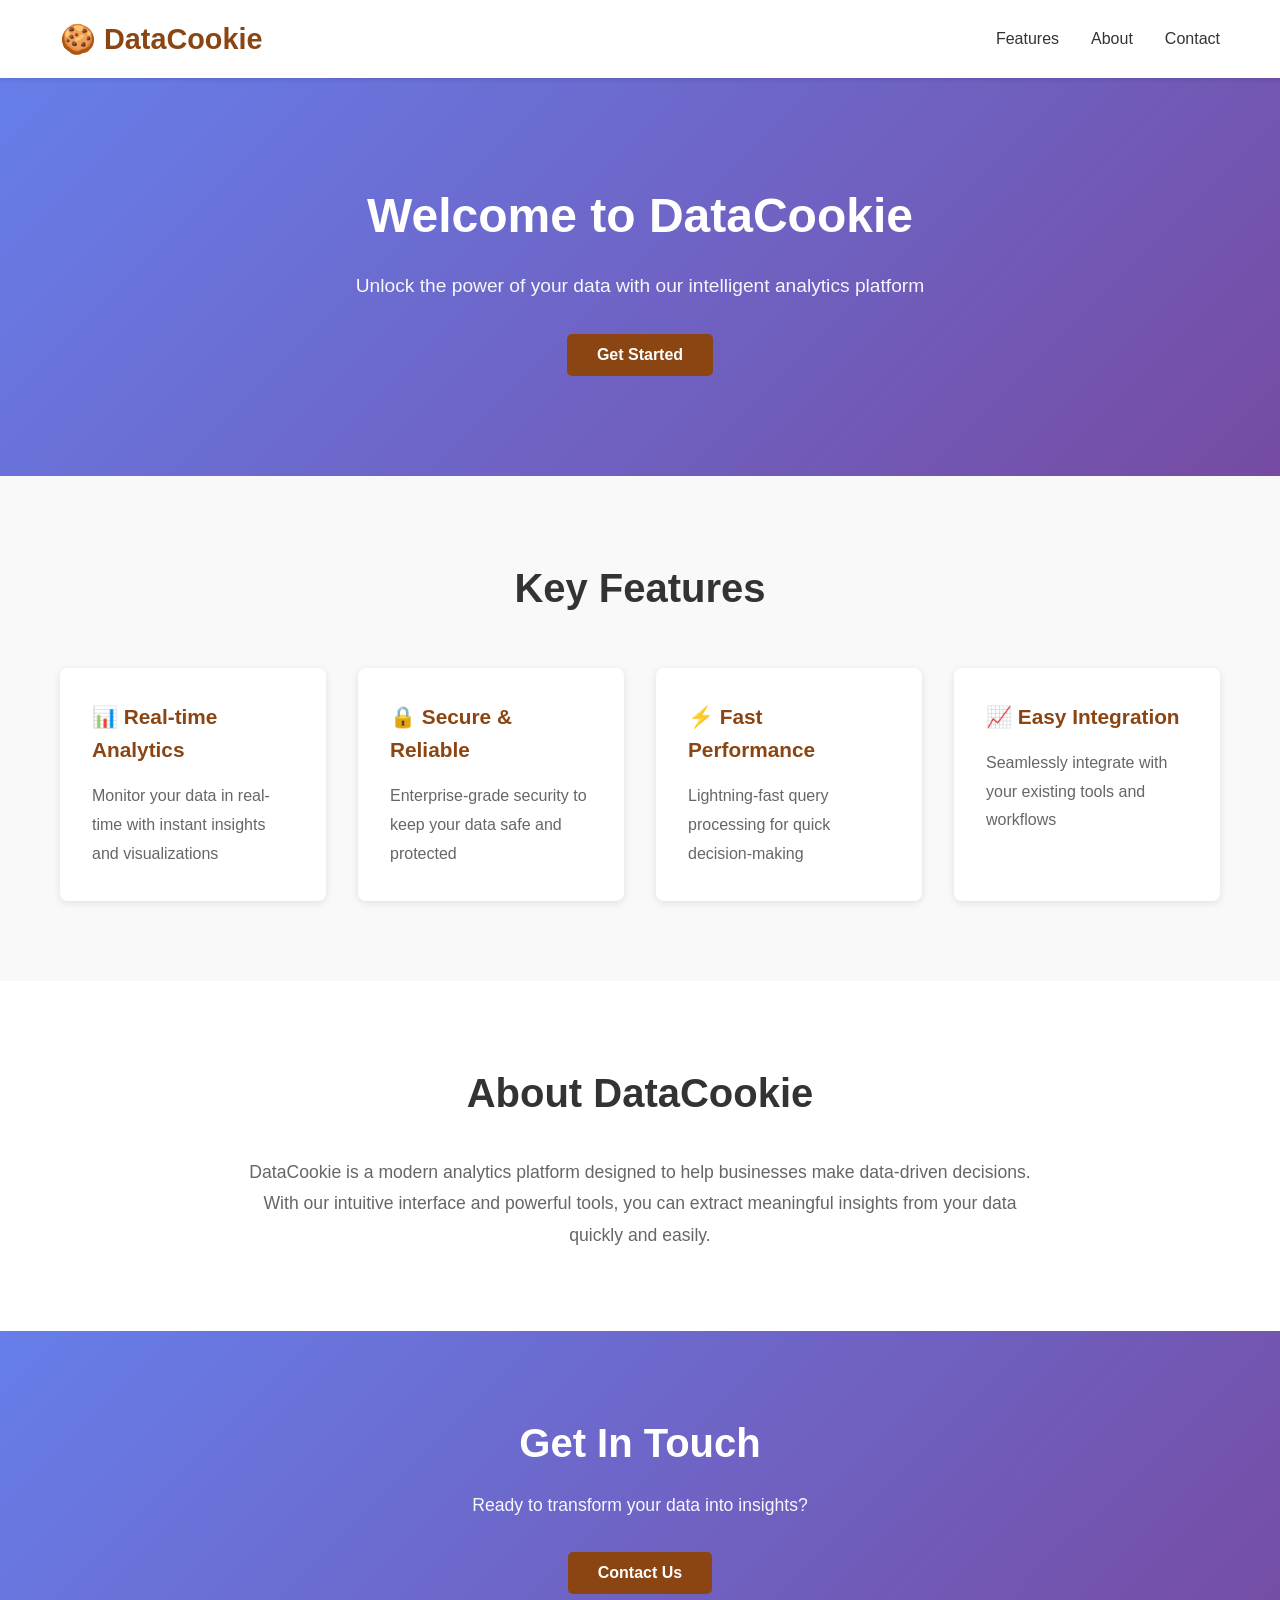
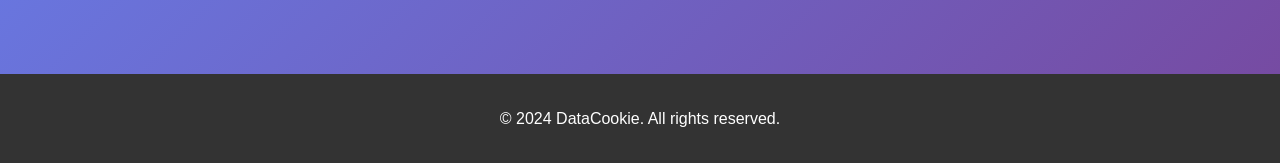
<file: index.html>
<!DOCTYPE html>
<html lang="th">
<head>
    <meta charset="UTF-8">
    <meta name="viewport" content="width=device-width, initial-scale=1.0">
    <title>DataCookie - Your Data Analytics Solution</title>
    <link rel="stylesheet" href="css/style.css">
</head>
<body>
    <!-- Navigation -->
    <nav class="navbar">
        <div class="container">
            <div class="navbar-brand">
                <h1>🍪 DataCookie</h1>
            </div>
            <ul class="navbar-menu">
                <li><a href="#features">Features</a></li>
                <li><a href="#about">About</a></li>
                <li><a href="#contact">Contact</a></li>
            </ul>
        </div>
    </nav>

    <!-- Hero Section -->
    <section class="hero">
        <div class="container">
            <div class="hero-content">
                <h2>Welcome to DataCookie</h2>
                <p>Unlock the power of your data with our intelligent analytics platform</p>
                <button class="btn btn-primary">Get Started</button>
            </div>
        </div>
    </section>

    <!-- Features Section -->
    <section id="features" class="features">
        <div class="container">
            <h2>Key Features</h2>
            <div class="features-grid">
                <div class="feature-card">
                    <h3>📊 Real-time Analytics</h3>
                    <p>Monitor your data in real-time with instant insights and visualizations</p>
                </div>
                <div class="feature-card">
                    <h3>🔒 Secure & Reliable</h3>
                    <p>Enterprise-grade security to keep your data safe and protected</p>
                </div>
                <div class="feature-card">
                    <h3>⚡ Fast Performance</h3>
                    <p>Lightning-fast query processing for quick decision-making</p>
                </div>
                <div class="feature-card">
                    <h3>📈 Easy Integration</h3>
                    <p>Seamlessly integrate with your existing tools and workflows</p>
                </div>
            </div>
        </div>
    </section>

    <!-- About Section -->
    <section id="about" class="about">
        <div class="container">
            <h2>About DataCookie</h2>
            <p>DataCookie is a modern analytics platform designed to help businesses make data-driven decisions. With our intuitive interface and powerful tools, you can extract meaningful insights from your data quickly and easily.</p>
        </div>
    </section>

    <!-- Contact Section -->
    <section id="contact" class="contact">
        <div class="container">
            <h2>Get In Touch</h2>
            <p>Ready to transform your data into insights?</p>
            <button class="btn btn-primary">Contact Us</button>
        </div>
    </section>

    <!-- Footer -->
    <footer class="footer">
        <div class="container">
            <p>&copy; 2024 DataCookie. All rights reserved.</p>
        </div>
    </footer>
</body>
</html>
</file>
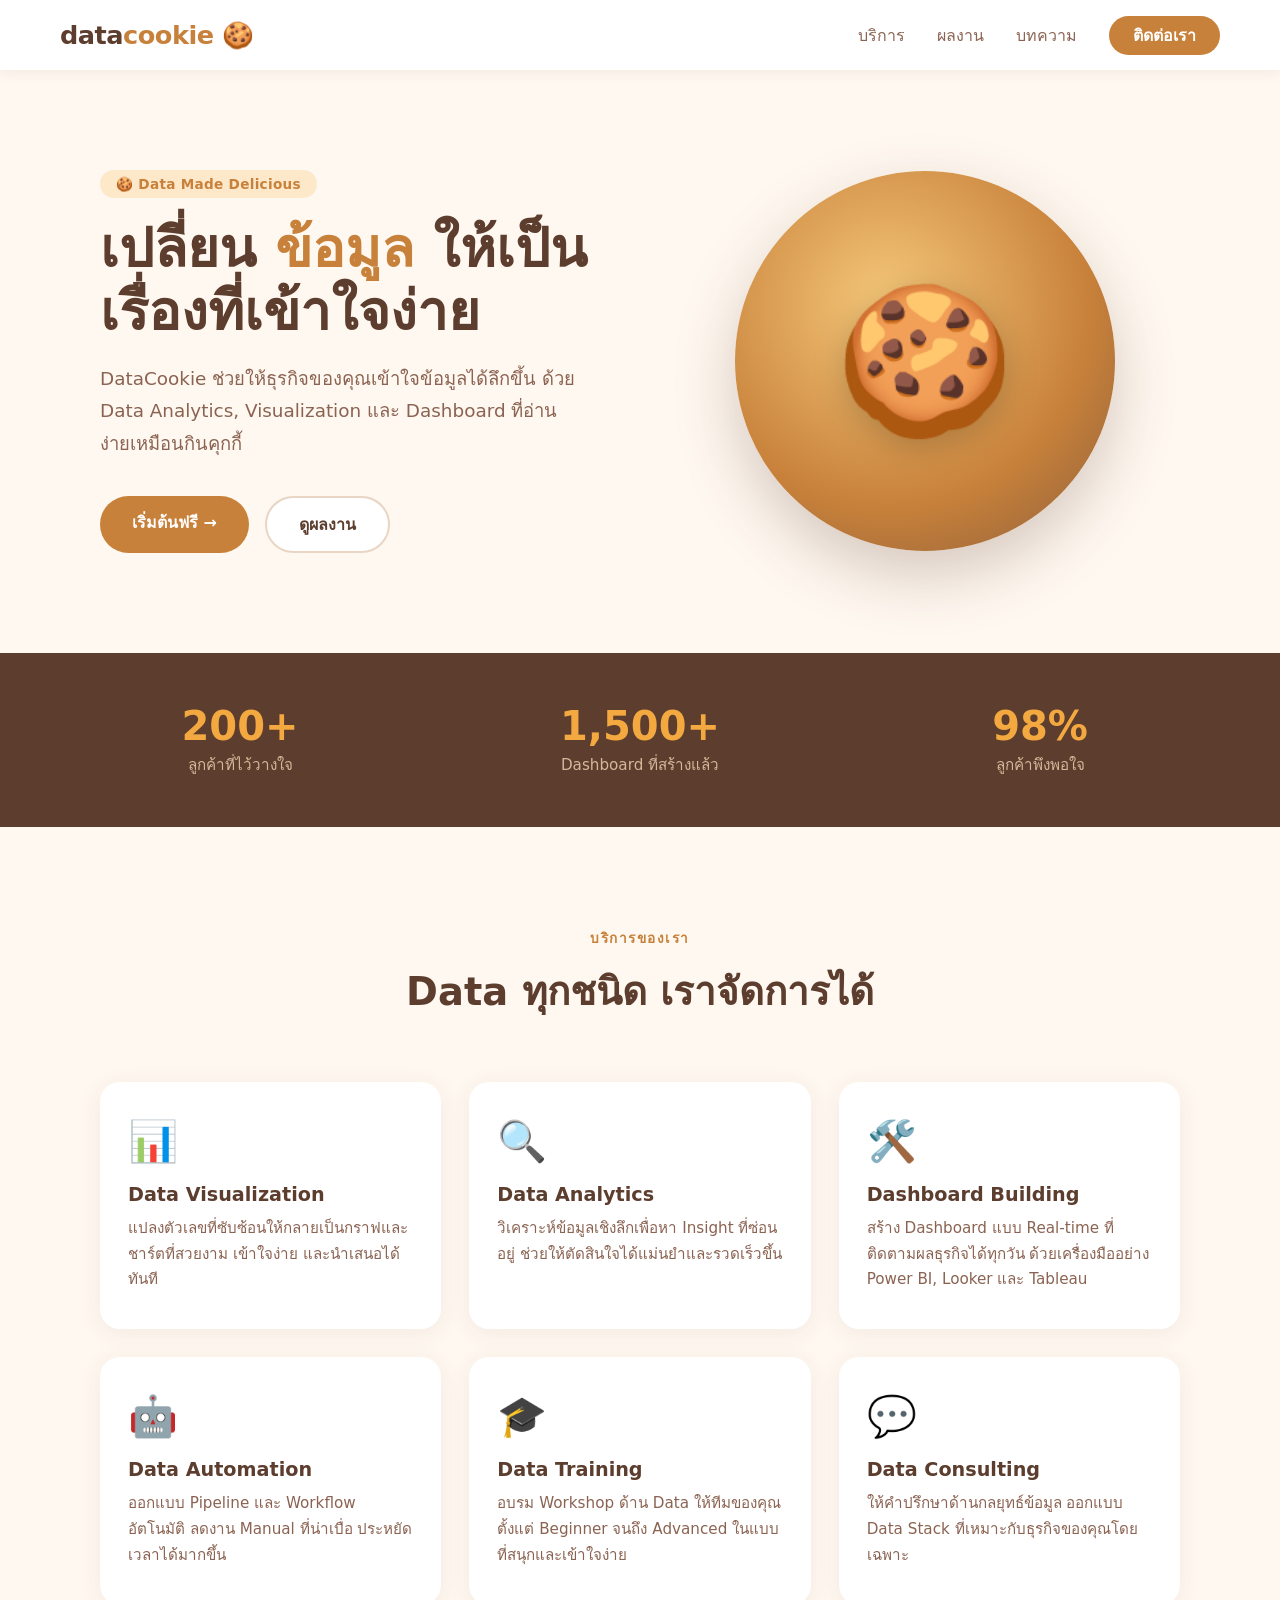
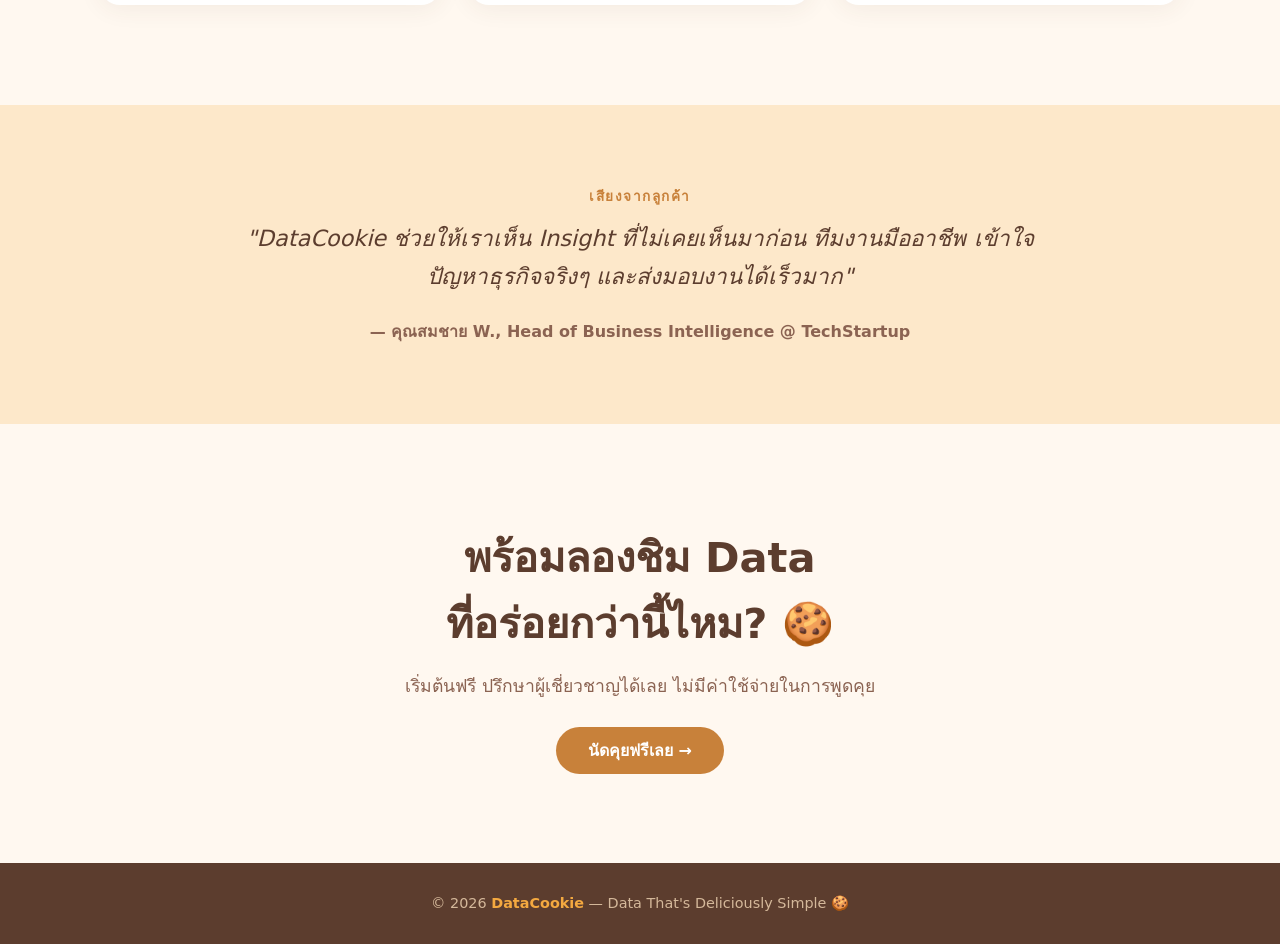
<file: datacookie.html>
<!DOCTYPE html>
<html lang="th">
<head>
    <meta charset="UTF-8">
    <meta name="viewport" content="width=device-width, initial-scale=1.0">
    <title>DataCookie — Data That's Deliciously Simple</title>
    <style>
        * {
            margin: 0;
            padding: 0;
            box-sizing: border-box;
        }

        :root {
            --brown: #5C3D2E;
            --caramel: #C8813A;
            --cream: #FFF8F0;
            --gold: #F4A940;
            --text: #2D1B0E;
            --muted: #8B6352;
        }

        body {
            font-family: 'Segoe UI', system-ui, sans-serif;
            background-color: var(--cream);
            color: var(--text);
        }

        /* NAV */
        nav {
            display: flex;
            justify-content: space-between;
            align-items: center;
            padding: 20px 60px;
            background: white;
            box-shadow: 0 2px 12px rgba(92,61,46,0.08);
            position: sticky;
            top: 0;
            z-index: 100;
        }

        .logo {
            font-size: 1.6rem;
            font-weight: 800;
            color: var(--brown);
            letter-spacing: -0.5px;
        }

        .logo span {
            color: var(--caramel);
        }

        .nav-links {
            display: flex;
            gap: 32px;
            list-style: none;
        }

        .nav-links a {
            text-decoration: none;
            color: var(--muted);
            font-weight: 500;
            transition: color 0.2s;
        }

        .nav-links a:hover {
            color: var(--caramel);
        }

        .nav-cta {
            background: var(--caramel);
            color: white !important;
            padding: 10px 24px;
            border-radius: 50px;
            font-weight: 600 !important;
        }

        .nav-cta:hover {
            background: var(--brown);
            color: white !important;
        }

        /* HERO */
        .hero {
            display: flex;
            align-items: center;
            justify-content: space-between;
            padding: 100px 60px;
            max-width: 1200px;
            margin: 0 auto;
            gap: 60px;
        }

        .hero-text {
            flex: 1;
        }

        .hero-badge {
            display: inline-block;
            background: #FDE8CA;
            color: var(--caramel);
            font-size: 0.85rem;
            font-weight: 600;
            padding: 6px 16px;
            border-radius: 50px;
            margin-bottom: 20px;
            letter-spacing: 0.3px;
        }

        .hero h1 {
            font-size: 3.4rem;
            font-weight: 900;
            line-height: 1.15;
            color: var(--brown);
            margin-bottom: 20px;
        }

        .hero h1 span {
            color: var(--caramel);
        }

        .hero p {
            font-size: 1.15rem;
            line-height: 1.75;
            color: var(--muted);
            margin-bottom: 36px;
            max-width: 480px;
        }

        .hero-buttons {
            display: flex;
            gap: 16px;
            flex-wrap: wrap;
        }

        .btn-primary {
            background: var(--caramel);
            color: white;
            padding: 14px 32px;
            border-radius: 50px;
            text-decoration: none;
            font-weight: 700;
            font-size: 1rem;
            transition: background 0.2s, transform 0.15s;
        }

        .btn-primary:hover {
            background: var(--brown);
            transform: translateY(-2px);
        }

        .btn-secondary {
            background: white;
            color: var(--brown);
            padding: 14px 32px;
            border-radius: 50px;
            text-decoration: none;
            font-weight: 600;
            font-size: 1rem;
            border: 2px solid #E8D5C4;
            transition: border-color 0.2s, transform 0.15s;
        }

        .btn-secondary:hover {
            border-color: var(--caramel);
            transform: translateY(-2px);
        }

        /* Cookie illustration */
        .hero-visual {
            flex: 1;
            display: flex;
            justify-content: center;
            align-items: center;
        }

        .cookie-graphic {
            width: 380px;
            height: 380px;
            background: radial-gradient(circle at 40% 35%, #F5C87A, #C8813A 60%, #8B5E3C);
            border-radius: 50%;
            position: relative;
            box-shadow: 0 24px 60px rgba(92,61,46,0.25);
            display: flex;
            align-items: center;
            justify-content: center;
            animation: float 4s ease-in-out infinite;
        }

        @keyframes float {
            0%, 100% { transform: translateY(0); }
            50% { transform: translateY(-16px); }
        }

        .cookie-emoji {
            font-size: 9rem;
            filter: drop-shadow(0 8px 16px rgba(0,0,0,0.2));
        }

        .chip {
            position: absolute;
            background: #4A2C0A;
            border-radius: 50%;
        }

        /* STATS */
        .stats {
            background: var(--brown);
            padding: 50px 60px;
        }

        .stats-inner {
            max-width: 1200px;
            margin: 0 auto;
            display: grid;
            grid-template-columns: repeat(3, 1fr);
            gap: 40px;
            text-align: center;
        }

        .stat-number {
            font-size: 2.5rem;
            font-weight: 900;
            color: var(--gold);
        }

        .stat-label {
            color: #D4B89A;
            margin-top: 4px;
            font-size: 0.95rem;
        }

        /* SERVICES */
        .services {
            padding: 100px 60px;
            max-width: 1200px;
            margin: 0 auto;
        }

        .section-header {
            text-align: center;
            margin-bottom: 60px;
        }

        .section-tag {
            color: var(--caramel);
            font-weight: 700;
            font-size: 0.85rem;
            text-transform: uppercase;
            letter-spacing: 1.5px;
            margin-bottom: 12px;
        }

        .section-header h2 {
            font-size: 2.4rem;
            font-weight: 800;
            color: var(--brown);
        }

        .cards {
            display: grid;
            grid-template-columns: repeat(3, 1fr);
            gap: 28px;
        }

        .card {
            background: white;
            border-radius: 20px;
            padding: 36px 28px;
            box-shadow: 0 4px 24px rgba(92,61,46,0.07);
            transition: transform 0.2s, box-shadow 0.2s;
        }

        .card:hover {
            transform: translateY(-6px);
            box-shadow: 0 12px 36px rgba(92,61,46,0.13);
        }

        .card-icon {
            font-size: 2.5rem;
            margin-bottom: 18px;
        }

        .card h3 {
            font-size: 1.2rem;
            font-weight: 700;
            color: var(--brown);
            margin-bottom: 10px;
        }

        .card p {
            color: var(--muted);
            line-height: 1.7;
            font-size: 0.95rem;
        }

        /* TESTIMONIAL */
        .testimonial-section {
            background: #FDE8CA;
            padding: 80px 60px;
        }

        .testimonial-inner {
            max-width: 800px;
            margin: 0 auto;
            text-align: center;
        }

        .testimonial-inner blockquote {
            font-size: 1.4rem;
            font-weight: 500;
            color: var(--brown);
            line-height: 1.7;
            font-style: italic;
            margin-bottom: 24px;
        }

        .testimonial-author {
            color: var(--muted);
            font-weight: 600;
        }

        /* CTA */
        .cta-section {
            padding: 100px 60px;
            text-align: center;
            max-width: 700px;
            margin: 0 auto;
        }

        .cta-section h2 {
            font-size: 2.6rem;
            font-weight: 900;
            color: var(--brown);
            margin-bottom: 16px;
        }

        .cta-section p {
            color: var(--muted);
            font-size: 1.1rem;
            margin-bottom: 36px;
            line-height: 1.7;
        }

        /* FOOTER */
        footer {
            background: var(--brown);
            color: #D4B89A;
            text-align: center;
            padding: 32px 60px;
            font-size: 0.9rem;
        }

        footer strong {
            color: var(--gold);
        }

        @media (max-width: 768px) {
            nav { padding: 16px 24px; }
            .nav-links { display: none; }
            .hero { flex-direction: column; padding: 60px 24px; text-align: center; }
            .hero h1 { font-size: 2.2rem; }
            .hero p { max-width: 100%; }
            .hero-buttons { justify-content: center; }
            .cookie-graphic { width: 260px; height: 260px; }
            .cookie-emoji { font-size: 6rem; }
            .stats { padding: 40px 24px; }
            .stats-inner { grid-template-columns: 1fr; gap: 24px; }
            .services { padding: 60px 24px; }
            .cards { grid-template-columns: 1fr; }
            .testimonial-section { padding: 60px 24px; }
            .cta-section { padding: 60px 24px; }
        }
    </style>
</head>
<body>

    <!-- NAV -->
    <nav>
        <div class="logo">data<span>cookie</span> 🍪</div>
        <ul class="nav-links">
            <li><a href="#">บริการ</a></li>
            <li><a href="#">ผลงาน</a></li>
            <li><a href="#">บทความ</a></li>
            <li><a href="#" class="nav-cta">ติดต่อเรา</a></li>
        </ul>
    </nav>

    <!-- HERO -->
    <section>
        <div class="hero">
            <div class="hero-text">
                <div class="hero-badge">🍪 Data Made Delicious</div>
                <h1>เปลี่ยน <span>ข้อมูล</span> ให้เป็น<br>เรื่องที่เข้าใจง่าย</h1>
                <p>DataCookie ช่วยให้ธุรกิจของคุณเข้าใจข้อมูลได้ลึกขึ้น ด้วย Data Analytics, Visualization และ Dashboard ที่อ่านง่ายเหมือนกินคุกกี้</p>
                <div class="hero-buttons">
                    <a href="#" class="btn-primary">เริ่มต้นฟรี →</a>
                    <a href="#" class="btn-secondary">ดูผลงาน</a>
                </div>
            </div>
            <div class="hero-visual">
                <div class="cookie-graphic">
                    <span class="cookie-emoji">🍪</span>
                </div>
            </div>
        </div>
    </section>

    <!-- STATS -->
    <section class="stats">
        <div class="stats-inner">
            <div>
                <div class="stat-number">200+</div>
                <div class="stat-label">ลูกค้าที่ไว้วางใจ</div>
            </div>
            <div>
                <div class="stat-number">1,500+</div>
                <div class="stat-label">Dashboard ที่สร้างแล้ว</div>
            </div>
            <div>
                <div class="stat-number">98%</div>
                <div class="stat-label">ลูกค้าพึงพอใจ</div>
            </div>
        </div>
    </section>

    <!-- SERVICES -->
    <section class="services">
        <div class="section-header">
            <div class="section-tag">บริการของเรา</div>
            <h2>Data ทุกชนิด เราจัดการได้</h2>
        </div>
        <div class="cards">
            <div class="card">
                <div class="card-icon">📊</div>
                <h3>Data Visualization</h3>
                <p>แปลงตัวเลขที่ซับซ้อนให้กลายเป็นกราฟและชาร์ตที่สวยงาม เข้าใจง่าย และนำเสนอได้ทันที</p>
            </div>
            <div class="card">
                <div class="card-icon">🔍</div>
                <h3>Data Analytics</h3>
                <p>วิเคราะห์ข้อมูลเชิงลึกเพื่อหา Insight ที่ซ่อนอยู่ ช่วยให้ตัดสินใจได้แม่นยำและรวดเร็วขึ้น</p>
            </div>
            <div class="card">
                <div class="card-icon">🛠️</div>
                <h3>Dashboard Building</h3>
                <p>สร้าง Dashboard แบบ Real-time ที่ติดตามผลธุรกิจได้ทุกวัน ด้วยเครื่องมืออย่าง Power BI, Looker และ Tableau</p>
            </div>
            <div class="card">
                <div class="card-icon">🤖</div>
                <h3>Data Automation</h3>
                <p>ออกแบบ Pipeline และ Workflow อัตโนมัติ ลดงาน Manual ที่น่าเบื่อ ประหยัดเวลาได้มากขึ้น</p>
            </div>
            <div class="card">
                <div class="card-icon">🎓</div>
                <h3>Data Training</h3>
                <p>อบรม Workshop ด้าน Data ให้ทีมของคุณ ตั้งแต่ Beginner จนถึง Advanced ในแบบที่สนุกและเข้าใจง่าย</p>
            </div>
            <div class="card">
                <div class="card-icon">💬</div>
                <h3>Data Consulting</h3>
                <p>ให้คำปรึกษาด้านกลยุทธ์ข้อมูล ออกแบบ Data Stack ที่เหมาะกับธุรกิจของคุณโดยเฉพาะ</p>
            </div>
        </div>
    </section>

    <!-- TESTIMONIAL -->
    <section class="testimonial-section">
        <div class="testimonial-inner">
            <div class="section-tag">เสียงจากลูกค้า</div>
            <blockquote>
                "DataCookie ช่วยให้เราเห็น Insight ที่ไม่เคยเห็นมาก่อน ทีมงานมืออาชีพ เข้าใจปัญหาธุรกิจจริงๆ และส่งมอบงานได้เร็วมาก"
            </blockquote>
            <div class="testimonial-author">— คุณสมชาย W., Head of Business Intelligence @ TechStartup</div>
        </div>
    </section>

    <!-- CTA -->
    <section class="cta-section">
        <h2>พร้อมลองชิม Data<br>ที่อร่อยกว่านี้ไหม? 🍪</h2>
        <p>เริ่มต้นฟรี ปรึกษาผู้เชี่ยวชาญได้เลย ไม่มีค่าใช้จ่ายในการพูดคุย</p>
        <a href="#" class="btn-primary">นัดคุยฟรีเลย →</a>
    </section>

    <!-- FOOTER -->
    <footer>
        <p>© 2026 <strong>DataCookie</strong> — Data That's Deliciously Simple 🍪</p>
    </footer>

</body>
</html>
</file>
<file: css/style.css>
* {
    margin: 0;
    padding: 0;
    box-sizing: border-box;
}

body {
    font-family: 'Segoe UI', Tahoma, Geneva, Verdana, sans-serif;
    line-height: 1.6;
    color: #333;
}

.container {
    max-width: 1200px;
    margin: 0 auto;
    padding: 0 20px;
}

/* Navigation */
.navbar {
    background-color: #fff;
    box-shadow: 0 2px 4px rgba(0, 0, 0, 0.1);
    position: sticky;
    top: 0;
    z-index: 100;
}

.navbar .container {
    display: flex;
    justify-content: space-between;
    align-items: center;
    padding: 1rem 20px;
}

.navbar-brand h1 {
    font-size: 1.8rem;
    color: #8B4513;
}

.navbar-menu {
    display: flex;
    list-style: none;
    gap: 2rem;
}

.navbar-menu a {
    text-decoration: none;
    color: #333;
    font-weight: 500;
    transition: color 0.3s;
}

.navbar-menu a:hover {
    color: #8B4513;
}

/* Hero Section */
.hero {
    background: linear-gradient(135deg, #667eea 0%, #764ba2 100%);
    color: white;
    text-align: center;
    padding: 100px 20px;
}

.hero-content h2 {
    font-size: 3rem;
    margin-bottom: 1rem;
}

.hero-content p {
    font-size: 1.2rem;
    margin-bottom: 2rem;
    opacity: 0.95;
}

/* Buttons */
.btn {
    padding: 12px 30px;
    border: none;
    border-radius: 5px;
    font-size: 1rem;
    cursor: pointer;
    transition: all 0.3s;
    font-weight: 600;
}

.btn-primary {
    background-color: #8B4513;
    color: white;
}

.btn-primary:hover {
    background-color: #A0522D;
    transform: translateY(-2px);
    box-shadow: 0 5px 15px rgba(139, 69, 19, 0.3);
}

/* Features Section */
.features {
    padding: 80px 20px;
    background-color: #f9f9f9;
}

.features h2 {
    text-align: center;
    font-size: 2.5rem;
    margin-bottom: 3rem;
    color: #333;
}

.features-grid {
    display: grid;
    grid-template-columns: repeat(auto-fit, minmax(250px, 1fr));
    gap: 2rem;
}

.feature-card {
    background: white;
    padding: 2rem;
    border-radius: 8px;
    box-shadow: 0 2px 8px rgba(0, 0, 0, 0.1);
    transition: transform 0.3s, box-shadow 0.3s;
}

.feature-card:hover {
    transform: translateY(-5px);
    box-shadow: 0 8px 16px rgba(0, 0, 0, 0.15);
}

.feature-card h3 {
    font-size: 1.3rem;
    margin-bottom: 1rem;
    color: #8B4513;
}

.feature-card p {
    color: #666;
    line-height: 1.8;
}

/* About Section */
.about {
    padding: 80px 20px;
    text-align: center;
    background-color: white;
}

.about h2 {
    font-size: 2.5rem;
    margin-bottom: 2rem;
    color: #333;
}

.about p {
    font-size: 1.1rem;
    color: #666;
    max-width: 800px;
    margin: 0 auto;
    line-height: 1.8;
}

/* Contact Section */
.contact {
    background: linear-gradient(135deg, #667eea 0%, #764ba2 100%);
    color: white;
    text-align: center;
    padding: 80px 20px;
}

.contact h2 {
    font-size: 2.5rem;
    margin-bottom: 1rem;
}

.contact p {
    font-size: 1.1rem;
    margin-bottom: 2rem;
    opacity: 0.95;
}

/* Footer */
.footer {
    background-color: #333;
    color: white;
    text-align: center;
    padding: 2rem;
}

.footer p {
    margin: 0;
}

/* Responsive Design */
@media (max-width: 768px) {
    .navbar-menu {
        gap: 1rem;
    }

    .hero-content h2 {
        font-size: 2rem;
    }

    .features h2,
    .about h2,
    .contact h2 {
        font-size: 1.8rem;
    }

    .features-grid {
        grid-template-columns: 1fr;
    }
}
</file>
